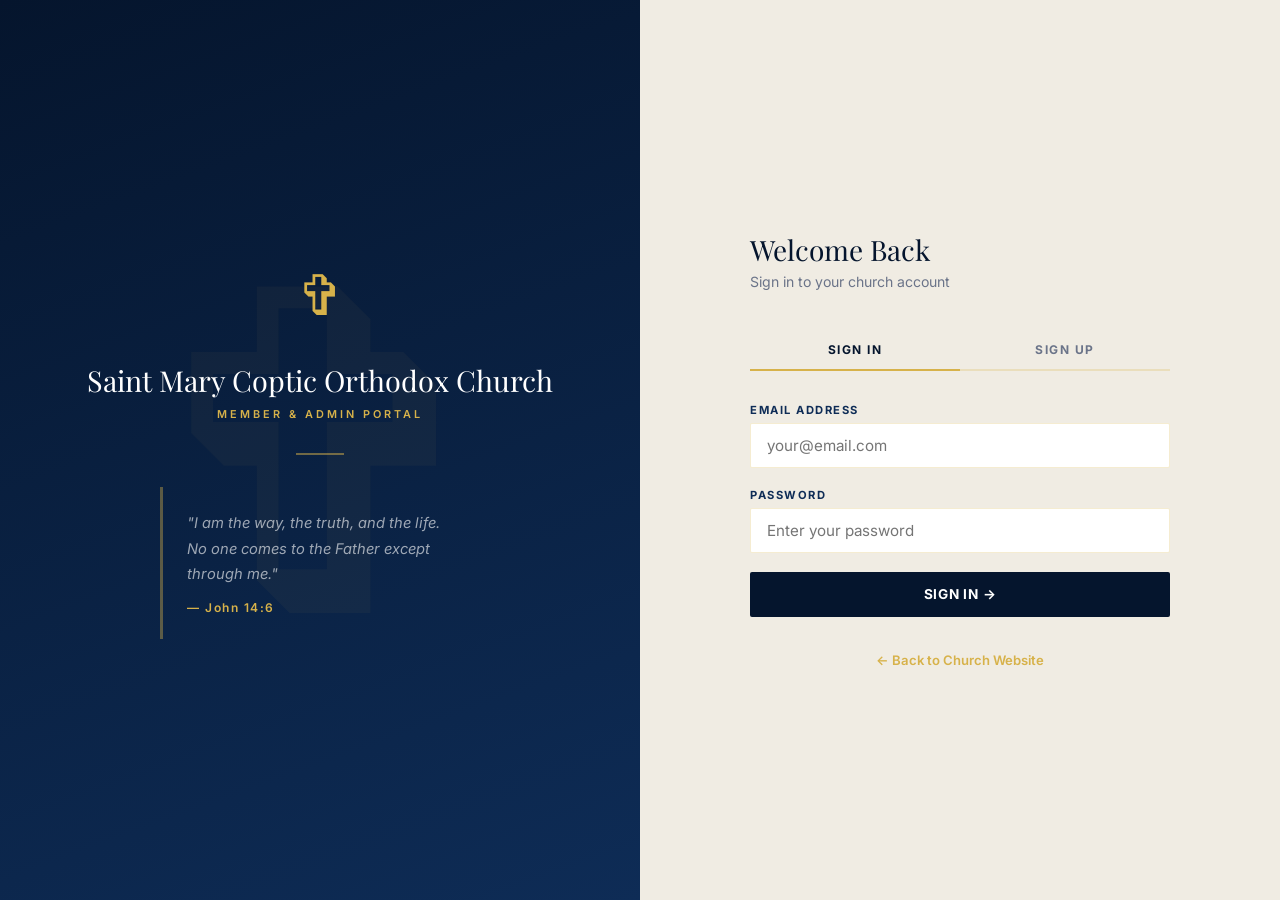
<file: admin.html>
<!DOCTYPE html>
<html lang="en">
<head>
  <meta charset="UTF-8">
  <meta name="viewport" content="width=device-width, initial-scale=1.0">
  <title>Admin Panel — Saint Mary Coptic Orthodox Church</title>
  <style>
    :root {
      --navy:#05152d; --navy-mid:#0e2c56; --navy-light:#123b73;
      --gold:#d7b24a; --gold-light:#f2d77b; --gold-line:rgba(215,178,74,0.25);
      --cream:#faf8f3; --cream-dark:#f0ece3; --white:#fff;
      --text:#1a2438; --gray:#6b7489; --border:rgba(215,178,74,0.22);
      --danger:#c0392b; --success:#1e8449;
    }
    *, *::before, *::after { margin:0; padding:0; box-sizing:border-box; }
    body { font-family:'Inter','Helvetica Neue',Arial,sans-serif; background:var(--cream-dark); color:var(--text); min-height:100vh; }
    .topbar { background:var(--navy); color:var(--white); padding:1rem 1.5rem; display:flex; align-items:center; justify-content:space-between; border-bottom:3px solid var(--gold); }
    .topbar-left h1 { font-size:1.1rem; font-weight:500; font-family:'Inter',sans-serif; }
    .topbar-left .sub { color:var(--gold); font-size:0.65rem; letter-spacing:3px; text-transform:uppercase; margin-top:0.15rem; }
    .topbar-right { display:flex; align-items:center; gap:0.75rem; flex-wrap:wrap; }
    .user-pill { background:rgba(215,178,74,0.15); color:var(--gold); padding:0.35rem 0.85rem; font-size:0.78rem; border:1px solid var(--gold-line); }
    .layout { display:grid; grid-template-columns:220px 1fr; min-height:calc(100vh - 63px); }
    .sidebar { background:var(--navy-mid); padding:1.5rem 0; border-right:1px solid rgba(215,178,74,0.1); }
    .sidebar-label { font-size:0.6rem; letter-spacing:3px; text-transform:uppercase; color:rgba(215,178,74,0.4); padding:0.5rem 1.25rem; }
    .sidebar-link { display:block; padding:0.6rem 1.25rem; color:rgba(255,255,255,0.6); font-size:0.85rem; cursor:pointer; transition:all 0.15s; border-left:3px solid transparent; }
    .sidebar-link:hover { color:var(--white); background:rgba(255,255,255,0.04); }
    .sidebar-link.active { color:var(--gold); border-left-color:var(--gold); background:rgba(215,178,74,0.06); }
    .sidebar-divider { height:1px; background:rgba(215,178,74,0.1); margin:0.75rem 1.25rem; }
    .main { padding:2rem; overflow-y:auto; }
    .section-panel { display:none; }
    .section-panel.active { display:block; }
    .panel-title { font-size:1.2rem; color:var(--navy); margin-bottom:0.25rem; font-weight:600; }
    .panel-sub { color:var(--gray); font-size:0.85rem; margin-bottom:1.5rem; }
    .card { background:var(--white); border-left:4px solid var(--gold); margin-bottom:1.25rem; box-shadow:0 2px 10px rgba(5,21,45,0.07); }
    .card-head { padding:0.9rem 1.25rem; border-bottom:1px solid var(--gold-line); display:flex; align-items:center; justify-content:space-between; }
    .card-head h3 { font-size:0.82rem; letter-spacing:1px; text-transform:uppercase; color:var(--navy); }
    .card-body { padding:1.25rem; }
    .form-group { margin-bottom:1.1rem; }
    .form-group label { display:block; margin-bottom:0.35rem; font-size:0.7rem; font-weight:700; letter-spacing:1.5px; text-transform:uppercase; color:var(--navy-mid); }
    .form-group input, .form-group textarea, .form-group select { width:100%; padding:0.65rem 0.9rem; border:1.5px solid var(--gold-line); background:var(--cream); font-family:inherit; font-size:0.92rem; color:var(--text); transition:border-color 0.2s; }
    .form-group input:focus, .form-group textarea:focus, .form-group select:focus { outline:none; border-color:var(--gold); box-shadow:0 0 0 3px rgba(215,178,74,0.12); background:var(--white); }
    .form-group textarea { resize:vertical; min-height:80px; }
    .field-hint { font-size:0.75rem; color:var(--gray); margin-top:0.3rem; line-height:1.5; }
    .form-row { display:grid; grid-template-columns:1fr 1fr; gap:1rem; }
    .form-row.cols3 { grid-template-columns:1fr 1fr 1fr; }
    .upload-box { border:2px dashed var(--gold-line); background:var(--cream); display:flex; flex-direction:column; align-items:center; justify-content:center; min-height:110px; cursor:pointer; position:relative; overflow:hidden; transition:border-color 0.2s; }
    .upload-box:hover { border-color:var(--gold); }
    .upload-ph { text-align:center; pointer-events:none; padding:1rem; }
    .upload-ph-icon { font-size:1.8rem; display:block; margin-bottom:0.4rem; }
    .upload-ph span { font-size:0.78rem; color:var(--gray); }
    .upload-ph small { display:block; font-size:0.7rem; color:rgba(107,116,137,0.6); margin-top:0.2rem; }
    .upload-preview { max-height:160px; max-width:100%; object-fit:cover; display:none; }
    .btn { display:inline-flex; align-items:center; gap:0.4rem; padding:0.6rem 1.2rem; border:none; font-family:inherit; font-size:0.82rem; font-weight:700; cursor:pointer; transition:all 0.18s; }
    .btn-navy { background:var(--navy); color:var(--white); }
    .btn-navy:hover { background:var(--navy-light); }
    .btn-gold { background:var(--gold); color:var(--navy); }
    .btn-gold:hover { background:var(--gold-light); }
    .btn-muted { background:#ccc; color:var(--text); }
    .btn-success { background:var(--success); color:var(--white); }
    .btn-danger { background:var(--danger); color:var(--white); font-size:0.72rem; padding:0.28rem 0.65rem; }
    .btn-warning { background:#e67e22; color:var(--white); font-size:0.72rem; padding:0.28rem 0.65rem; }
    .btn-info { background:var(--navy-mid); color:var(--white); font-size:0.72rem; padding:0.28rem 0.65rem; }
    .btn-sm { font-size:0.75rem; padding:0.32rem 0.8rem; }
    .record-list { display:flex; flex-direction:column; gap:0.5rem; }
    .record-item { display:flex; align-items:center; gap:0.9rem; padding:0.8rem 1rem; border:1px solid var(--gold-line); background:var(--cream-dark); }
    .rec-thumb { width:44px; height:44px; object-fit:cover; flex-shrink:0; border:1px solid var(--gold-line); }
    .rec-icon { width:44px; height:44px; background:var(--navy); color:var(--gold); display:flex; align-items:center; justify-content:center; font-size:1.1rem; flex-shrink:0; }
    .rec-info { flex:1; min-width:0; }
    .rec-info strong { display:block; color:var(--navy); font-size:0.88rem; }
    .rec-info span { color:var(--gray); font-size:0.78rem; display:block; }
    .rec-actions { display:flex; gap:0.4rem; flex-shrink:0; }
    .empty-state { text-align:center; padding:2.5rem; color:var(--gray); font-size:0.85rem; }
    .empty-state em { display:block; font-size:2rem; margin-bottom:0.5rem; font-style:normal; }
    .user-table { width:100%; border-collapse:collapse; font-size:0.88rem; }
    .user-table th { text-align:left; padding:0.6rem 0.9rem; font-size:0.68rem; letter-spacing:2px; text-transform:uppercase; color:var(--navy-mid); border-bottom:2px solid var(--gold-line); }
    .user-table td { padding:0.75rem 0.9rem; border-bottom:1px solid var(--gold-line); vertical-align:middle; }
    .role-badge, .status-badge { display:inline-block; padding:0.18rem 0.6rem; font-size:0.68rem; letter-spacing:1px; text-transform:uppercase; font-weight:700; }
    .role-admin { background:var(--navy); color:var(--gold); }
    .role-member { background:rgba(5,21,45,0.08); color:var(--navy-mid); }
    .status-active { background:#e8f8ee; color:var(--success); }
    .status-pending { background:#fff3cd; color:#856404; }
    .modal-overlay { position:fixed; inset:0; background:rgba(5,21,45,0.8); display:flex; align-items:center; justify-content:center; z-index:9999; padding:1rem; opacity:0; pointer-events:none; transition:opacity 0.22s; }
    .modal-overlay.open { opacity:1; pointer-events:all; }
    .modal-box { background:var(--white); width:100%; max-width:520px; max-height:88vh; overflow-y:auto; box-shadow:0 24px 64px rgba(5,21,45,0.4); border-top:4px solid var(--gold); transform:translateY(-16px); transition:transform 0.22s; }
    .modal-overlay.open .modal-box { transform:translateY(0); }
    .modal-head { padding:1.1rem 1.4rem; border-bottom:1px solid var(--gold-line); display:flex; align-items:center; justify-content:space-between; position:sticky; top:0; background:var(--white); z-index:1; }
    .modal-head h3 { color:var(--navy); font-size:0.95rem; }
    .modal-close { background:none; border:none; font-size:1.3rem; color:var(--gray); cursor:pointer; }
    .modal-body { padding:1.4rem; }
    .modal-foot { padding:0.9rem 1.4rem; border-top:1px solid var(--gold-line); display:flex; justify-content:flex-end; gap:0.6rem; position:sticky; bottom:0; background:var(--white); z-index:1; }
    .req { color:var(--danger); }
    #toast { position:fixed; bottom:2rem; left:50%; transform:translateX(-50%); background:var(--navy); color:var(--white); padding:0.65rem 1.5rem; font-size:0.82rem; border-left:4px solid var(--gold); z-index:10000; opacity:0; transition:opacity 0.3s; pointer-events:none; white-space:nowrap; }
    #toast.show { opacity:1; }
    @media (max-width:900px) { .layout { grid-template-columns:1fr; } .sidebar { display:none; } .form-row, .form-row.cols3 { grid-template-columns:1fr; } }
  </style>
</head>
<body>

<div class="topbar">
  <div class="topbar-left">
    <h1>Saint Mary Coptic Orthodox Church</h1>
    <div class="sub">Admin Dashboard</div>
  </div>
  <div class="topbar-right">
    <span class="user-pill" id="adminName">Loading...</span>
    <a href="index.html" class="btn btn-gold btn-sm">⛪ View Site</a>
    <button class="btn btn-muted btn-sm" onclick="signOut()">Sign Out</button>
  </div>
</div>

<div class="layout">
  <nav class="sidebar">
    <div class="sidebar-label">Content</div>
    <span class="sidebar-link active" onclick="showPanel('church')">⛪ Church Info</span>
    <span class="sidebar-link" onclick="showPanel('about')">📖 About</span>
    <span class="sidebar-link" onclick="showPanel('live')">📺 Live Stream</span>
    <div class="sidebar-divider"></div>
    <div class="sidebar-label">People</div>
    <span class="sidebar-link" onclick="showPanel('clergy')">👤 Clergy</span>
    <span class="sidebar-link" onclick="showPanel('ministries')">🙏 Ministries</span>
    <div class="sidebar-divider"></div>
    <div class="sidebar-label">Services</div>
    <span class="sidebar-link" onclick="showPanel('schedule')">📅 Schedule</span>
    <span class="sidebar-link" onclick="showPanel('sermons')">🎙️ Sermons</span>
    <span class="sidebar-link" onclick="showPanel('events')">📣 Events</span>
    <span class="sidebar-link" onclick="showPanel('gallery')">🖼️ Gallery</span>
    <div class="sidebar-divider"></div>
    <div class="sidebar-label">Admin</div>
    <span class="sidebar-link" onclick="showPanel('users')">👥 Users</span>
  </nav>

  <div class="main">

    <!-- CHURCH INFO -->
    <div class="section-panel active" id="panel-church">
      <h2 class="panel-title">Church Information</h2>
      <p class="panel-sub">Basic details shown across the website.</p>
      <div class="card">
        <div class="card-head"><h3>Identity</h3><button class="btn btn-gold btn-sm" onclick="saveChurchInfo()">Save</button></div>
        <div class="card-body">
          <div class="form-row">
            <div class="form-group"><label>Church Name</label><input type="text" id="churchName" placeholder="Saint Mary Coptic Orthodox Church"></div>
            <div class="form-group"><label>Tagline</label><input type="text" id="churchTagline" placeholder="Living the Orthodox Faith"></div>
          </div>
        </div>
      </div>
    </div>

    <!-- ABOUT -->
    <div class="section-panel" id="panel-about">
      <h2 class="panel-title">About Section</h2>
      <p class="panel-sub">The "About Our Church" section on the website.</p>
      <div class="card">
        <div class="card-head"><h3>Content</h3><button class="btn btn-gold btn-sm" onclick="saveAbout()">Save</button></div>
        <div class="card-body">
          <div class="form-group"><label>Section Title</label><input type="text" id="aboutTitle"></div>
          <div class="form-group"><label>Main Description</label><textarea id="aboutDesc" rows="4"></textarea></div>
          <div class="form-row">
            <div class="form-group"><label>Vision</label><textarea id="aboutVision" rows="3"></textarea></div>
            <div class="form-group"><label>Mission</label><textarea id="aboutMission" rows="3"></textarea></div>
          </div>
        </div>
      </div>
    </div>

    <!-- LIVE STREAM -->
    <div class="section-panel" id="panel-live">
      <h2 class="panel-title">Live Stream</h2>
      <p class="panel-sub">YouTube live stream settings.</p>
      <div class="card">
        <div class="card-head"><h3>Stream Settings</h3><button class="btn btn-gold btn-sm" onclick="saveLive()">Save</button></div>
        <div class="card-body">
          <div class="form-row">
            <div class="form-group"><label>Stream Title</label><input type="text" id="liveTitle" placeholder="Sunday Liturgy Live"></div>
            <div class="form-group"><label>Next Stream Time</label><input type="text" id="liveNextStream" placeholder="Sunday, 10:00 AM"></div>
          </div>
          <div class="form-group">
            <label>YouTube Channel ID <span class="req">*</span></label>
            <input type="text" id="liveChannelId" placeholder="UCxxxxxxxxxxxxxxxxxxxxxxxxx">
            <p class="field-hint"><strong>Set once — works every Sunday automatically.</strong> YouTube Studio → Settings → Channel → Basic info → Channel ID (starts with UC…)</p>
          </div>
          <div class="form-group">
            <label>Fallback: Specific Video Link</label>
            <input type="text" id="liveYoutubeUrl" placeholder="https://www.youtube.com/watch?v=...">
            <p class="field-hint">Optional. Used only if no Channel ID is set above.</p>
          </div>
        </div>
      </div>
    </div>

    <!-- CLERGY -->
    <div class="section-panel" id="panel-clergy">
      <h2 class="panel-title">Clergy &amp; Staff</h2>
      <p class="panel-sub">Manage clergy profiles shown on the website.</p>
      <div class="card">
        <div class="card-head"><h3>Clergy Members</h3><button class="btn btn-gold btn-sm" onclick="openModal('clergy')">+ Add Clergy</button></div>
        <div class="card-body"><div class="record-list" id="list-clergy"></div></div>
      </div>
    </div>

    <!-- MINISTRIES -->
    <div class="section-panel" id="panel-ministries">
      <h2 class="panel-title">Ministries</h2>
      <p class="panel-sub">Each ministry gets an uploaded image, name, and description.</p>
      <div class="card">
        <div class="card-head"><h3>Ministry List</h3><button class="btn btn-gold btn-sm" onclick="openModal('ministries')">+ Add Ministry</button></div>
        <div class="card-body"><div class="record-list" id="list-ministries"></div></div>
      </div>
    </div>

    <!-- SCHEDULE -->
    <div class="section-panel" id="panel-schedule">
      <h2 class="panel-title">Weekly Schedule</h2>
      <p class="panel-sub">All regular services and their times.</p>
      <div class="card">
        <div class="card-head"><h3>Services</h3><button class="btn btn-gold btn-sm" onclick="openModal('schedule')">+ Add Service</button></div>
        <div class="card-body"><div class="record-list" id="list-schedule"></div></div>
      </div>
    </div>

    <!-- SERMONS -->
    <div class="section-panel" id="panel-sermons">
      <h2 class="panel-title">Sermons</h2>
      <p class="panel-sub">Archive of sermon recordings linked to YouTube.</p>
      <div class="card">
        <div class="card-head"><h3>Sermon Archive</h3><button class="btn btn-gold btn-sm" onclick="openModal('sermons')">+ Add Sermon</button></div>
        <div class="card-body"><div class="record-list" id="list-sermons"></div></div>
      </div>
    </div>

    <!-- EVENTS -->
    <div class="section-panel" id="panel-events">
      <h2 class="panel-title">Events</h2>
      <p class="panel-sub">Upcoming church events. Past events are hidden automatically.</p>
      <div class="card">
        <div class="card-head"><h3>Events</h3><button class="btn btn-gold btn-sm" onclick="openModal('events')">+ Add Event</button></div>
        <div class="card-body"><div class="record-list" id="list-events"></div></div>
      </div>
    </div>

    <!-- GALLERY -->
    <div class="section-panel" id="panel-gallery">
      <h2 class="panel-title">Photo Gallery</h2>
      <p class="panel-sub">Upload photos for the gallery section.</p>
      <div class="card">
        <div class="card-head"><h3>Gallery Photos</h3><button class="btn btn-gold btn-sm" onclick="openModal('gallery')">+ Add Photo</button></div>
        <div class="card-body"><div class="record-list" id="list-gallery"></div></div>
      </div>
    </div>

    <!-- USERS -->
    <div class="section-panel" id="panel-users">
      <h2 class="panel-title">User Management</h2>
      <p class="panel-sub">Manage who can sign in and access the admin panel.</p>
      <div class="card" style="margin-bottom:1.25rem">
        <div class="card-head"><h3>Add User Directly</h3></div>
        <div class="card-body">
          <div class="form-row cols3">
            <div class="form-group"><label>Full Name</label><input type="text" id="newUserName" placeholder="John Smith"></div>
            <div class="form-group"><label>Email</label><input type="email" id="newUserEmail" placeholder="john@email.com"></div>
            <div class="form-group"><label>Password</label><input type="text" id="newUserPass" placeholder="Temporary password"></div>
          </div>
          <div class="form-row">
            <div class="form-group"><label>Role</label>
              <select id="newUserRole"><option value="member">Member</option><option value="admin">Admin</option></select>
            </div>
            <div class="form-group" style="display:flex;align-items:flex-end">
              <button class="btn btn-navy" onclick="addUser()" style="width:100%">+ Add User</button>
            </div>
          </div>
        </div>
      </div>
      <div class="card">
        <div class="card-head">
          <h3>All Users</h3>
          <div style="display:flex;gap:0.5rem">
            <button class="btn btn-gold btn-sm" onclick="downloadContentJSON()">📥 Content JSON</button>
            <button class="btn btn-navy btn-sm" onclick="downloadUsersJSON()">📥 Users JSON</button>
          </div>
        </div>
        <div class="card-body">
          <div style="overflow-x:auto">
            <table class="user-table">
              <thead><tr><th>Name</th><th>Email</th><th>Role</th><th>Status</th><th>Joined</th><th>Actions</th></tr></thead>
              <tbody id="userTableBody"></tbody>
            </table>
          </div>
        </div>
      </div>
    </div>

  </div>
</div>

<div id="modalOverlay" class="modal-overlay" onclick="handleBgClick(event)">
  <div class="modal-box">
    <div class="modal-head">
      <h3 id="modalTitle">Add Item</h3>
      <button class="modal-close" onclick="closeModal()">✕</button>
    </div>
    <div class="modal-body" id="modalBody"></div>
    <div class="modal-foot">
      <button class="btn btn-muted" onclick="closeModal()">Cancel</button>
      <button class="btn btn-navy" onclick="saveModal()">Save Record</button>
    </div>
  </div>
</div>

<div id="toast"></div>

<script src="js/auth.js"></script>
<script src="js/admin.js"></script>
</body>
</html>
</file>
